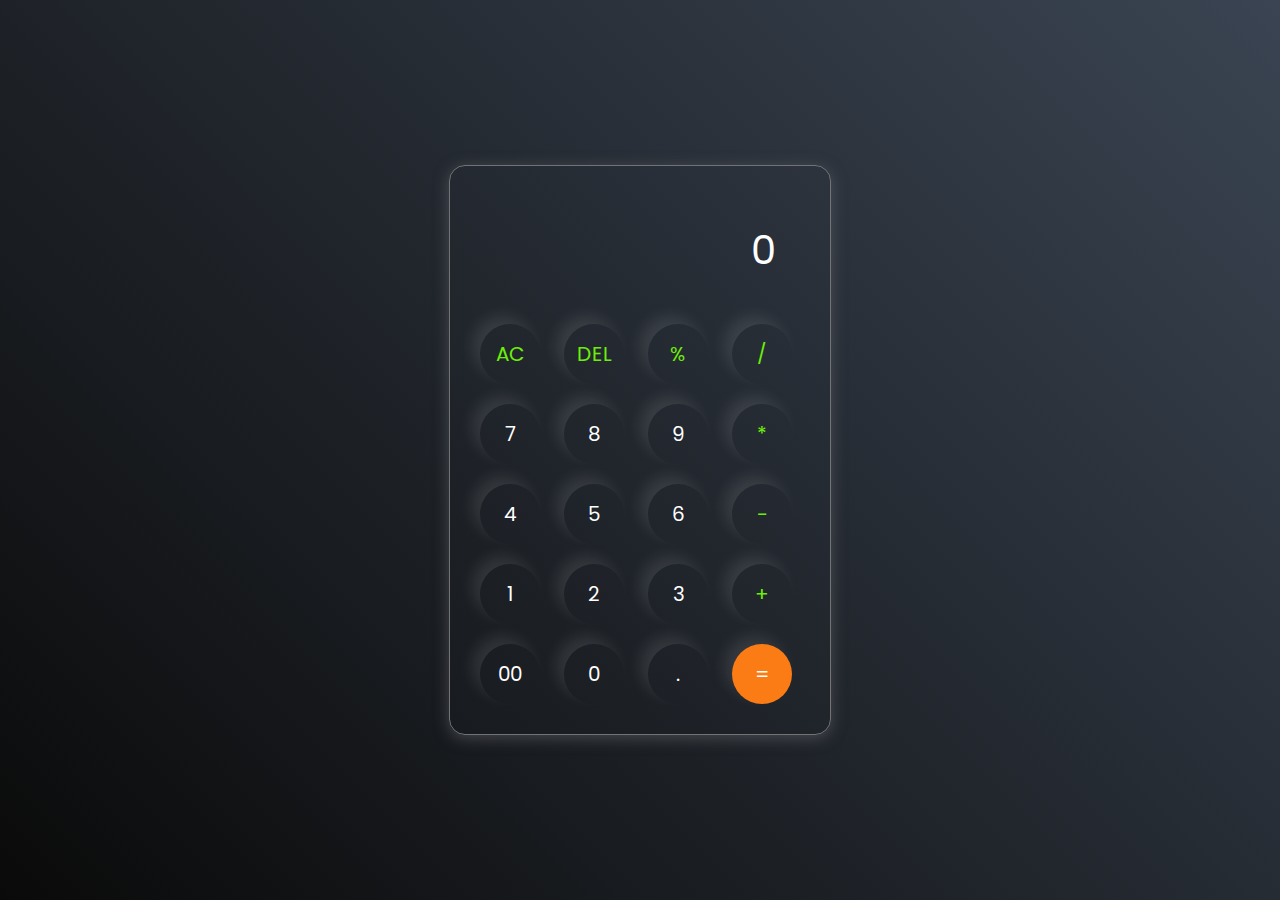
<file: Calculator/index.html>
<!DOCTYPE html>
<html lang="en">
  <head>
    <meta charset="UTF-8" />
    <meta http-equiv="X-UA-Compatible" content="IE=edge" />
    <meta name="viewport" content="width=device-width, initial-scale=1.0" />
    <link rel="stylesheet" href="style.css" />
    <title>Calculator </title>
  </head>
  <body>
    <div class="container">
      <div class="calculator">
        <input type="text" id="inputBox" placeholder="0" />
        <div>
          <button class="button operator">AC</button>
          <button class="button operator">DEL</button>
          <button class="button operator">%</button>
          <button class="button operator">/</button>
        </div>
        <div>
          <button class="button">7</button>
          <button class="button">8</button>
          <button class="button">9</button>
          <button class="button operator">*</button>
        </div>
        <div>
          <button class="button">4</button>
          <button class="button">5</button>
          <button class="button">6</button>
          <button class="button operator">-</button>
        </div>
        <div>
          <button class="button">1</button>
          <button class="button">2</button>
          <button class="button">3</button>
          <button class="button operator">+</button>
        </div>

        <div>
          <button class="button">00</button>
          <button class="button">0</button>
          <button class="button">.</button>
          <button class="button equalBtn">=</button>
        </div>
      </div>
    </div>

    <script src="script.js"></script>
  </body>
</html>
</file>
<file: Calculator/style.css>
@import url('https://fonts.googleapis.com/css2?family=Poppins:wght@500&display=swap');

*{
    margin: 0;
    padding: 0;
    box-sizing: border-box;
    font-family: 'Poppins', sans-serif;
}

body{
    width: 100%;
    height: 100vh;
    display: flex;
    justify-content: center;
    align-items: center;
    background: linear-gradient(45deg, #0a0a0a, #3a4452);
}

.calculator{
    border: 1px solid #717377;
    padding: 20px;
    border-radius: 16px;
    background: transparent;
    box-shadow: 0px 3px 15px rgba(113, 115, 119, 0.5);

}

input{
    width: 320px;
    border: none;
    padding: 24px;
    margin: 10px;
    background: transparent;
    box-shadow: 0px 3px 15px rgbs(84, 84, 84, 0.1);
    font-size: 40px;
    text-align: right;
    cursor: pointer;
    color: #ffffff;
}

input::placeholder{
    color: #ffffff;
}

button{
    border: none;
    width: 60px;
    height: 60px;
    margin: 10px;
    border-radius: 50%;
    background: transparent;
    color: #ffffff;
    font-size: 20px;
    box-shadow: -8px -8px 15px rgba(255, 255, 255, 0.1);
    cursor: pointer;
}

.equalBtn{
    background-color: #fb7c14;
}

.operator{
    color: #6dee0a;
}
</file>
